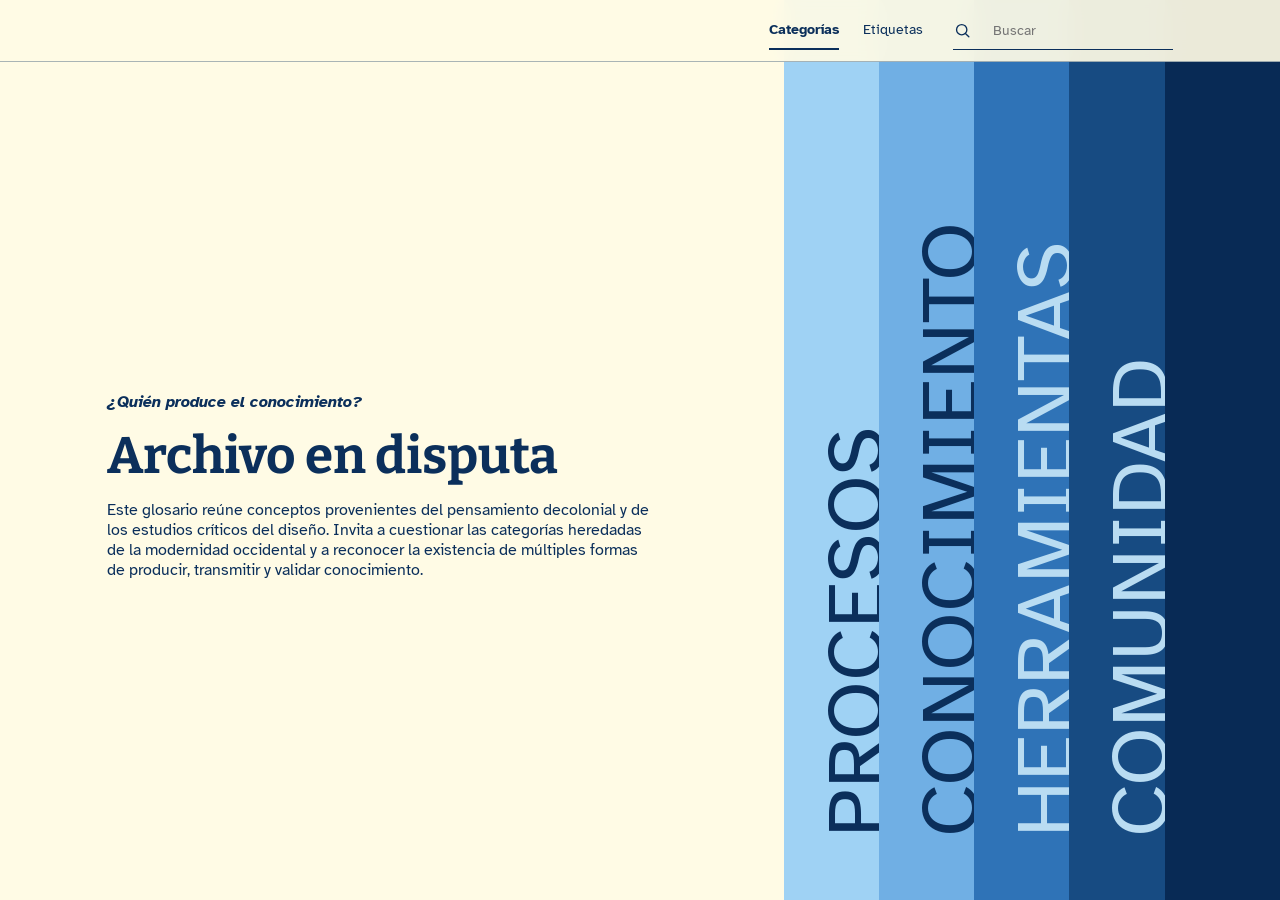
<file: index.html>
<!doctype html>
<html lang="es">
  <head>
    <meta charset="utf-8" />
    <meta name="viewport" content="width=device-width, initial-scale=1" />
    <title>Archivo en disputa</title>
    <meta name="description" content="Archivo abierto de procesos, comunidades, herramientas y conocimiento." />
    <link rel="preconnect" href="https://fonts.googleapis.com" />
    <link rel="preconnect" href="https://fonts.gstatic.com" crossorigin />
    <link href="https://fonts.googleapis.com/css2?family=Atkinson+Hyperlegible:wght@400;700&family=Bitter:wght@500;700&display=swap" rel="stylesheet" />
    <link rel="stylesheet" href="./styles.css" />
  </head>
  <body>
    <header class="site-nav">
      <nav aria-label="Navegacion principal">
        <button class="mode-button is-selected" type="button" data-mode="categories" aria-pressed="true">Categorías</button>
        <button class="mode-button" type="button" data-mode="tags" aria-pressed="false">Etiquetas</button>
      </nav>
      <form class="search-form" role="search">
        <label class="sr-only" for="site-search">Buscar en el archivo</label>
        <button type="submit" aria-label="Buscar">
          <svg aria-hidden="true" viewBox="0 0 24 24" width="19" height="19" fill="none" stroke="currentColor" stroke-width="1.7" stroke-linecap="round">
            <circle cx="11" cy="11" r="6.5"></circle>
            <path d="m16 16 4 4"></path>
          </svg>
        </button>
        <input id="site-search" type="search" placeholder="Buscar" autocomplete="off" />
      </form>
    </header>
    <main>
      <section class="home-shell" id="home" aria-labelledby="home-title">
        <div class="home-copy">
          <p class="home-kicker">¿Quién produce el conocimiento?</p>
          <h1 id="home-title">Archivo en disputa</h1>
          <p class="home-dek">
            Este glosario reúne conceptos provenientes del pensamiento decolonial y de los estudios críticos del diseño. Invita a cuestionar las categorías heredadas de la modernidad occidental y a reconocer la existencia de múltiples formas de producir, transmitir y validar conocimiento.
          </p>
        </div>

        <div class="vertical-tabs" aria-label="Secciones principales">
          <button class="home-tab" type="button" aria-expanded="false" style="--slot: 3; --tab-color: #d77d7c; --layer: 1">
            <span class="tab-label">Procesos</span>
            <span class="tab-content"><span class="concept-list">Investigacion<br />Registro<br />Practica<br />Transformacion</span></span>
          </button>
          <button class="home-tab" type="button" aria-expanded="false" style="--slot: 2; --tab-color: #d85b5b; --layer: 2">
            <span class="tab-label">Conocimiento</span>
            <span class="tab-content"><span class="concept-list">Memoria<br />Saberes<br />Archivo<br />Transmision</span></span>
          </button>
          <button class="home-tab" type="button" aria-expanded="false" style="--slot: 1; --tab-color: #df3535; --layer: 3">
            <span class="tab-label">Herramientas</span>
            <span class="tab-content"><span class="concept-list">Metodos<br />Dispositivos<br />Lecturas<br />Acciones</span></span>
          </button>
          <button class="home-tab" type="button" aria-expanded="false" style="--slot: 0; --tab-color: #e60000; --layer: 4">
            <span class="tab-label">Comunidad</span>
            <span class="tab-content"><span class="concept-list">Encuentro<br />Territorio<br />Redes<br />Colaboracion</span></span>
          </button>
        </div>
        <div class="right-cover" aria-hidden="true"></div>
      </section>
    </main>
    <script src="./script.js"></script>
  </body>
</html>
</file>
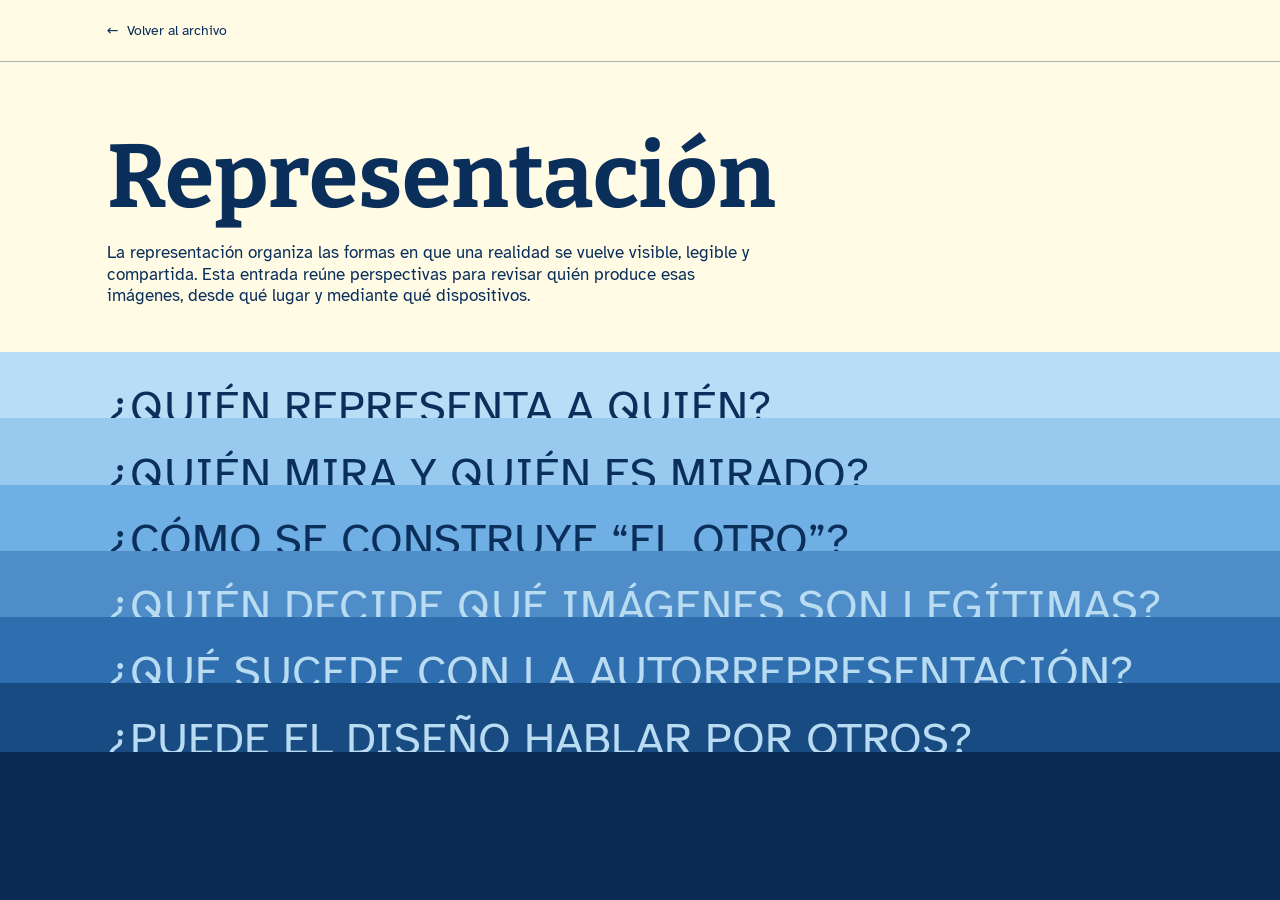
<file: representacion.html>
<!doctype html>
<html lang="es">
  <head>
    <meta charset="utf-8" />
    <meta name="viewport" content="width=device-width, initial-scale=1" />
    <title>Representación | Archivo en disputa</title>
    <meta name="description" content="Entrada del Archivo en disputa dedicada al concepto de representación." />
    <link rel="preconnect" href="https://fonts.googleapis.com" />
    <link rel="preconnect" href="https://fonts.gstatic.com" crossorigin />
    <link href="https://fonts.googleapis.com/css2?family=Atkinson+Hyperlegible:wght@400;700&family=Bitter:wght@500;700&display=swap" rel="stylesheet" />
    <link rel="stylesheet" href="./styles.css" />
    <link rel="stylesheet" href="./entry.css" />
  </head>
  <body class="entry-page">
    <header class="site-nav">
      <nav aria-label="Navegación principal">
        <a class="entry-home-link" href="./index.html#home"><span aria-hidden="true">←</span> Volver al archivo</a>
      </nav>
    </header>

    <main class="entry-shell">
      <article class="entry-heading" aria-labelledby="entry-title">
        <h1 id="entry-title">Representación</h1>
        <p class="entry-dek">La representación organiza las formas en que una realidad se vuelve visible, legible y compartida. Esta entrada reúne perspectivas para revisar quién produce esas imágenes, desde qué lugar y mediante qué dispositivos.</p>
      </article>

      <section class="horizontal-tabs" aria-label="Categorías relacionadas">
        <article class="horizontal-tab" style="--tab-color:#b8ddf7;--tab-text:#0b2f5b">
          <button class="horizontal-trigger" type="button" aria-expanded="false"><span>¿Quién representa a quién?</span><span class="trigger-mark" aria-hidden="true">←</span></button>
          <div class="horizontal-content">
            <div class="entry-text">
              <p>Representar parece, en principio, una acción sencilla: producir una imagen, un relato o una descripción de algo que ya existe. Sin embargo, Stuart Hall propone entender la representación de una manera mucho más compleja. Para él, las imágenes y los discursos no se limitan a reflejar una realidad anterior: intervienen activamente en la construcción de los significados mediante los cuales comprendemos esa realidad. Esto quiere decir que cuando representamos una persona, una cultura o una comunidad, también seleccionamos qué aspectos de ella se vuelven visibles, cuáles se dejan afuera y mediante qué categorías serán interpretados.</p>
              <p>Esta selección nunca sucede en un vacío cultural. Las imágenes que producimos se relacionan con otras imágenes, relatos y clasificaciones que ya circulan socialmente. Por eso una fotografía, una ilustración o una pieza de diseño puede reforzar significados que existen desde mucho antes de que el diseñador intervenga. Hall analiza esto especialmente en relación con las representaciones racializadas y con la producción de la diferencia. Su preocupación no es solamente que determinadas imágenes puedan ser ofensivas o inexactas, sino que la repetición de ciertos códigos puede transformar construcciones históricas en características que parecen naturales.</p>
              <p>Al analizar el estereotipo, Hall escribe:</p>
              <blockquote>“Stereotyping reduces people to a few, simple, essential characteristics, which are represented as fixed by Nature.”</blockquote>
              <p>Es decir: el estereotipo <strong>reduce a las personas a unas pocas características simples y las presenta como si fueran naturales e inmutables</strong>. Para Hall, esta simplificación está vinculada con relaciones de poder: quienes tienen mayor capacidad para producir y hacer circular representaciones tienen también mayor capacidad para establecer las categorías mediante las cuales otros serán vistos.</p>
              <p>Desde una perspectiva decolonial, esta cuestión se vuelve especialmente importante porque la colonización no se limitó a ocupar territorios. También produjo sistemas de clasificación y representación. Adolfo Albán Achinte describe de manera muy gráfica este proceso cuando habla de poblaciones representadas desde “la retina” del colonizador. Señala que se configuró un sistema donde el sujeto colonizado podía ser representado desde afuera al mismo tiempo que encontraba obstaculizada la posibilidad de representarse a sí mismo.</p>
              <h2>Desde el diseño</h2>
              <p>Para el diseño gráfico, esta discusión obliga a abandonar la idea de que el diseñador es solamente un intermediario neutral entre información y público. <strong>Elegir una fotografía en lugar de otra, establecer una jerarquía, recortar una imagen, crear un pictograma, elegir una tipografía o decidir qué información merece destacarse también son actos de representación.</strong></p>
              <p>El problema decolonial no se resuelve simplemente incorporando imágenes de grupos anteriormente ausentes. También importa preguntarse <strong>quién tomó esas imágenes, quién escribió los textos, quién estableció las categorías y quién tiene control sobre la forma final de la representación</strong>.</p>
              <p>Por eso, frente a una pieza de diseño, podríamos incorporar una serie de preguntas:</p>
              <p><strong>¿Quién aparece? ¿Quién queda afuera? ¿Quién construyó esta imagen? ¿Desde qué lugar? ¿Qué características decidió volver visibles? ¿La persona representada tuvo alguna capacidad para intervenir en esa construcción?</strong></p>
              <p>El diseño decolonial desplaza así la pregunta de <strong>“¿está bien representado?”</strong> hacia otra más estructural: <strong>“¿cómo se distribuye el poder de representar?”</strong></p>
            </div>
          </div>
        </article>
        <article class="horizontal-tab" style="--tab-color:#97caee;--tab-text:#0b2f5b">
          <button class="horizontal-trigger" type="button" aria-expanded="false"><span>¿Quién mira y quién es mirado?</span><span class="trigger-mark" aria-hidden="true">←</span></button>
          <div class="horizontal-content">
            <div class="entry-text">
              <p>Toda representación presupone una mirada. Hay alguien que observa y algo —o alguien— que aparece ante esa mirada.</p>
              <p>bell hooks desarrolla esta cuestión en <em>The Oppositional Gaze: Black Female Spectators</em>, publicado originalmente en <em>Black Looks: Race and Representation</em>. Allí analiza particularmente la experiencia de espectadoras negras frente al cine estadounidense. Su argumento parte de una historia concreta: dentro de relaciones raciales de dominación, el propio acto de mirar estuvo regulado. Para hooks, por eso, mirar puede adquirir una dimensión política.</p>
              <p>Frente a un sistema visual que producía determinadas imágenes de las personas negras, hooks identifica la posibilidad de una mirada que no acepta pasivamente aquello que ve. Es lo que denomina <strong>oppositional gaze</strong>, o mirada opositora.</p>
              <p>En el ensayo escribe:</p>
              <blockquote>“It was the oppositional black gaze that responded to these looking relations.”</blockquote>
              <p>La importancia de esta idea está en que el espectador deja de ser entendido como alguien que simplemente recibe el significado preparado por una imagen. Puede reconocer sus códigos, discutirlos, rechazarlos o leerlos de otra manera.</p>
              <p>hooks explica que espectadores negros podían observar críticamente las representaciones dominantes y desarrollar formas de <strong>critical spectatorship</strong>, una espectatorialidad crítica. También señala que las mujeres negras se encontraban en una posición particular porque las imágenes disponibles podían no representarlas en absoluto o hacerlo dentro de categorías construidas por una mirada racializada y patriarcal.</p>
              <p>Esto introduce una diferencia fundamental entre <strong>estar visible</strong> y <strong>tener agencia visual</strong>. Una persona puede aparecer constantemente en imágenes y aun así no controlar cómo es mostrada.</p>
              <h2>Desde el diseño</h2>
              <p>En diseño gráfico, interfaces, fotografía editorial o comunicación audiovisual, solemos pensar mucho en aquello que el usuario mira y menos en <strong>desde dónde lo estamos haciendo mirar</strong>.</p>
              <p>Pero toda composición establece una posición para el observador.</p>
              <p>El encuadre decide qué puede verse.<br />La escala establece qué resulta dominante.<br />La secuencia establece qué vemos primero.<br />La interacción determina qué puede descubrirse y qué permanece oculto.</p>
              <p>Por eso, aplicar la idea de hooks al diseño no significa simplemente producir imágenes “más inclusivas”. También significa cuestionar la relación aparentemente unilateral:</p>
              <p><strong>DISEÑADOR → IMAGEN → ESPECTADOR</strong></p>
              <p>Una perspectiva decolonial permite imaginar una relación menos cerrada, en la cual el espectador pueda confrontar, reinterpretar e incluso intervenir en aquello que se le presenta.</p>
              <p>En tu página, por ejemplo, esto podría convertirse literalmente en una operación de interfaz: una representación puede aparecer inicialmente de una manera y cambiar cuando el usuario decide <strong>“mirar de vuelta”</strong>. Así la mirada opositora dejaría de ser únicamente contenido escrito y se convertiría en funcionamiento.</p>
              <p>La pregunta entonces sería:</p>
              <p><strong>¿La interfaz solo permite mirar o también permite cuestionar la mirada que propone?</strong></p>
            </div>
          </div>
        </article>
        <article class="horizontal-tab" style="--tab-color:#70afe4;--tab-text:#0b2f5b">
          <button class="horizontal-trigger" type="button" aria-expanded="false"><span>¿Cómo se construye “el otro”?</span><span class="trigger-mark" aria-hidden="true">←</span></button>
          <div class="horizontal-content">
            <div class="entry-text">
              <p>Una de las operaciones centrales de la representación consiste en construir diferencias.</p>
              <p>Stuart Hall explica que las sociedades producen categorías mediante las cuales distinguen aquello considerado familiar de aquello considerado diferente. Esas diferencias no son necesariamente problemáticas en sí mismas: necesitamos categorías para producir significado. El problema aparece cuando determinadas diferencias son reducidas, exageradas y transformadas en límites aparentemente naturales entre grupos.</p>
              <p>Ahí aparece el estereotipo.</p>
              <p>Hall distingue el proceso ordinario de construir tipos o categorías del proceso de <strong>estereotipar</strong>. El estereotipo toma unas pocas características, las exagera y las presenta como si describieran la totalidad de una persona o comunidad. Después establece una separación entre aquello que se considera normal y aquello que se define como diferente, desviado o extraño.</p>
              <p>La construcción del “otro” tiene entonces una doble operación:</p>
              <p><strong>construye una imagen de ellos y, simultáneamente, ayuda a construir una imagen de nosotros.</strong></p>
              <p>Adolfo Albán Achinte conecta directamente esta operación con la experiencia colonial latinoamericana. Describe cómo las jerarquías coloniales organizaron poblaciones, temporalidades y culturas mediante sistemas de clasificación. En su análisis, determinados pueblos fueron colocados simbólicamente en un “antes”, como si pertenecieran a una etapa anterior de la historia, mientras la modernidad europea se presentaba como el futuro hacia el cual todos debían avanzar.</p>
              <p>Esto resulta fundamental para comprender la representación colonial: el “otro” puede ser presentado no solamente como <strong>diferente</strong>, sino también como <strong>atrasado, primitivo, exótico o incompleto</strong>.</p>
              <p>Ese mecanismo todavía puede aparecer en representaciones contemporáneas cuando ciertas culturas son mostradas principalmente mediante imágenes de tradición, artesanía, ritualidad o naturaleza, mientras otras aparecen asociadas con tecnología, innovación, contemporaneidad y futuro.</p>
              <h2>Desde el diseño</h2>
              <p>Acá aparece un problema particularmente interesante para el diseño.</p>
              <p>Imaginemos una publicación que quiere representar América Latina y utiliza sistemáticamente:</p>
              <p>texturas artesanales, paletas “tierra”, motivos indígenas, vegetación tropical, imágenes rurales y ornamentaciones consideradas “étnicas”.</p>
              <p>Ningún elemento aislado es necesariamente problemático. El problema surge cuando <strong>esa combinación se convierte en el único lenguaje disponible para representar una región extremadamente diversa</strong>.</p>
              <p>El diseño puede terminar produciendo una equivalencia:</p>
              <p><strong>LATINOAMÉRICA = TRADICIÓN = PASADO = ARTESANÍA = NATURALEZA</strong></p>
              <p>mientras otra equivalencia permanece implícita:</p>
              <p><strong>EUROPA / NORTE GLOBAL = MODERNIDAD = TECNOLOGÍA = FUTURO = DISEÑO</strong></p>
              <p>Ahí la colonialidad no está necesariamente en una frase explícitamente discriminatoria. Puede encontrarse en la propia organización visual de las categorías.</p>
              <p>Por eso una perspectiva decolonial no propone eliminar las diferencias visuales, sino evitar que se conviertan en <strong>esencias</strong>.</p>
              <p>La pregunta para quien diseña sería:</p>
              <p><strong>¿Estoy mostrando una diferencia o estoy convirtiéndola en la única manera posible de entender a esa persona o cultura?</strong></p>
            </div>
          </div>
        </article>
        <article class="horizontal-tab" style="--tab-color:#4e8dc7;--tab-text:#b9dcf2">
          <button class="horizontal-trigger" type="button" aria-expanded="false"><span>¿Quién decide qué imágenes son legítimas?</span><span class="trigger-mark" aria-hidden="true">←</span></button>
          <div class="horizontal-content">
            <div class="entry-text">
              <p>No todas las imágenes tienen las mismas posibilidades de ser vistas.</p>
              <p>Algunas ingresan a museos.<br />Algunas se conservan en archivos.<br />Algunas aparecen en libros de historia.<br />Algunas son incorporadas a programas universitarios.</p>
              <p>Otras quedan fuera de esos espacios.</p>
              <p>Por eso la representación no depende solamente de quién produce una imagen, sino también de <strong>qué instituciones tienen capacidad para conservarla, clasificarla, exhibirla y otorgarle legitimidad</strong>.</p>
              <p>Rolando Vázquez analiza este problema desde la <strong>aesthesis decolonial</strong>. Su trabajo cuestiona la pretendida universalidad de ciertas categorías modernas de arte y estética y examina cómo museos y otras instituciones participan en la construcción de regímenes de visibilidad.</p>
              <p>En una entrevista dedicada específicamente al museo y la aesthesis decolonial formula unas preguntas casi perfectas para tu entrada:</p>
              <blockquote>“Who is looking and who is being seen? Who is being represented and who is representing?”</blockquote>
              <p>¿Quién mira y quién está siendo visto? ¿Quién es representado y quién representa?</p>
              <p>Para Vázquez, una intervención decolonial en el museo no debería limitarse a agregar nuevos objetos dentro de un sistema que permanece intacto. También puede implicar modificar el modo en que la institución narra, clasifica y contextualiza sus colecciones. Habla incluso de hacer que el museo pueda “hablar de otra manera”, utilizando sus propios archivos para producir narrativas diferentes de aquellas que históricamente organizó.</p>
              <p>Este planteo se conecta directamente con una cuestión central de la decolonialidad: <strong>no basta con incorporar diferencias si la estructura que define cómo deben ser interpretadas continúa siendo la misma</strong>.</p>
              <p>El problema no es únicamente ausencia/presencia.</p>
              <p>También es <strong>clasificación</strong>.</p>
              <h2>Desde el diseño</h2>
              <p>Esto tiene una traducción directa al diseño de información.</p>
              <p>Una interfaz también es una institución de clasificación en miniatura.</p>
              <p>Cuando diseñamos una página definimos:</p>
              <p>qué aparece primero,<br />qué recibe un título grande,<br />qué pertenece a una categoría,<br />qué puede filtrarse,<br />qué información se relaciona con otra,<br />qué aparece como principal y qué aparece como secundario.</p>
              <p>Incluso un glosario, como el que estás diseñando, <strong>no es una estructura neutral</strong>.</p>
              <p>El orden alfabético parece objetivo, por ejemplo, pero produce una forma determinada de recorrer el conocimiento. Una clasificación temática produciría otra. Una red de relaciones produciría otra completamente diferente.</p>
              <p>Desde esta perspectiva, diseño decolonial puede significar también cuestionar <strong>la arquitectura de información</strong>, no solamente las imágenes.</p>
              <p>La pregunta podría transformarse entonces en:</p>
              <p><strong>¿Quién diseñó el sistema que decide qué puede verse, cómo se clasifica y con qué otras cosas se relaciona?</strong></p>
            </div>
          </div>
        </article>
        <article class="horizontal-tab" style="--tab-color:#2f6faf;--tab-text:#b9dcf2">
          <button class="horizontal-trigger" type="button" aria-expanded="false"><span>¿Qué sucede con la autorrepresentación?</span><span class="trigger-mark" aria-hidden="true">←</span></button>
          <div class="horizontal-content">
            <div class="entry-text">
              <p>La posibilidad de autorrepresentarse modifica profundamente las relaciones de representación.</p>
              <p>Adolfo Albán Achinte resulta especialmente importante para esta pregunta porque trabaja directamente sobre creación, colonialidad, pueblos indígenas y afrodescendientes en América Latina.</p>
              <p>En <em>Pedagogías de la re-existencia</em>, Albán describe cómo los sistemas coloniales construyeron representaciones sobre otras poblaciones desde la perspectiva del colonizador y, al mismo tiempo, limitaron la posibilidad de que esas poblaciones produjeran sus propias representaciones.</p>
              <p>Posteriormente propone pensar determinadas prácticas creativas como procesos de <strong>auto-representación, auto-resignificación y construcción de nuevas simbologías</strong>. Según su planteo, estas prácticas pueden hacer visible una pluralidad de existencias que las narrativas dominantes habían reducido o silenciado.</p>
              <p>Este planteo se relaciona con uno de sus conceptos más importantes: <strong>re-existencia</strong>.</p>
              <p>Albán la define como prácticas mediante las cuales las comunidades crean maneras de continuar construyendo la vida frente a estructuras que históricamente las han inferiorizado o invisibilizado. No se trata solamente de resistir aquello impuesto desde afuera, sino de recuperar y producir formas propias de existencia.</p>
              <p>Lo sintetiza mediante una pregunta que recoge del líder comunitario Héctor Daniel Useche:</p>
              <blockquote>“¿Qué nos vamos a inventar hoy para seguir viviendo?”</blockquote>
              <p>Esta frase permite entender una diferencia fundamental entre <strong>resistencia</strong> y <strong>re-existencia</strong>.</p>
              <p>La resistencia parte de aquello contra lo cual uno lucha.</p>
              <p>La re-existencia también pregunta <strong>qué otras formas de vida pueden producirse</strong>.</p>
              <p>Por eso la autorrepresentación no consiste simplemente en corregir una imagen incorrecta.</p>
              <p>No sería:</p>
              <p><strong>ANTES:</strong> una representación negativa.<br /><strong>DESPUÉS:</strong> una representación positiva.</p>
              <p>La transformación es más profunda: cambia <strong>quién dispone de la capacidad de producir significado</strong>.</p>
              <h2>Desde el diseño</h2>
              <p>Para el diseño decolonial, esta diferencia es esencial.</p>
              <p>Supongamos que un estudio recibe el encargo de desarrollar la identidad visual de una comunidad cultural.</p>
              <p>Una primera estrategia podría consistir en investigar cuidadosamente esa cultura y representarla con respeto.</p>
              <p>Una segunda estrategia introduce otra pregunta:</p>
              <p><strong>¿por qué el diseñador debería tener la autoridad exclusiva para decidir cómo será representada esa comunidad?</strong></p>
              <p>Esto modifica el rol profesional.</p>
              <p>El diseñador puede pasar de ser:</p>
              <p><strong>AUTOR → que interpreta una comunidad</strong></p>
              <p>a convertirse en:</p>
              <p><strong>FACILITADOR / COLABORADOR → que construye herramientas junto con ella.</strong></p>
              <p>Esto no elimina necesariamente al diseñador, pero distribuye de otra manera la capacidad de decisión.</p>
              <p>La autorrepresentación también cuestiona algo que ocurre mucho en diseño: utilizar imágenes, símbolos o lenguajes visuales de una comunidad únicamente porque poseen una determinada potencia estética, separándolos del contexto en el que fueron producidos.</p>
              <p>Desde una perspectiva de re-existencia, lo importante no es solamente <strong>qué símbolo aparece</strong>, sino quién puede decidir qué significa, cómo circula y para qué se utiliza.</p>
            </div>
          </div>
        </article>
        <article class="horizontal-tab" style="--tab-color:#174b82;--tab-text:#b9dcf2">
          <button class="horizontal-trigger" type="button" aria-expanded="false"><span>¿Puede el diseño hablar por otros?</span><span class="trigger-mark" aria-hidden="true">←</span></button>
          <div class="horizontal-content">
            <div class="entry-text">
              <p>Esta pregunta lleva el problema de la representación directamente al corazón de la disciplina.</p>
              <p>Gran parte del diseño moderno se desarrolló alrededor de una figura particular: un diseñador capaz de observar un problema, analizarlo y producir una solución.</p>
              <p>La dificultad aparece cuando aquello que se define como “problema” pertenece a la vida de otras personas.</p>
              <p>¿Quién decidió que algo era un problema?<br />¿Para quién lo es?<br />¿Quién estableció qué significa solucionarlo?</p>
              <p>Arturo Escobar cuestiona profundamente la universalidad de muchos modelos modernos de diseño en <em>Designs for the Pluriverse</em>. Su argumento parte de entender que diseñar no significa simplemente producir objetos: el diseño participa en la producción de formas de vivir.</p>
              <p>Escobar escribe que:</p>
              <blockquote>“Design is ontological in that all design-led objects, tools, and even services bring about particular ways of being.”</blockquote>
              <p>Es decir, todo diseño favorece determinadas maneras de hacer, conocer y relacionarnos con el mundo.</p>
              <p>Una aplicación, por ejemplo, no solamente organiza información. También puede definir qué conductas son posibles, qué acciones tienen valor y qué relaciones entre usuarios se vuelven normales.</p>
              <p>Por eso Escobar propone reorientar el diseño hacia aproximaciones <strong>relacionales, situadas y vinculadas con la autonomía de las comunidades</strong>. En el libro pregunta explícitamente si el diseño puede contribuir a fortalecer las formas comunitarias de autonomía y los proyectos de vida definidos por comunidades movilizadas en América Latina.</p>
              <p>Esta idea se conecta con su concepto de <strong>pluriverso</strong>: frente a la pretensión de construir un único modelo universal de desarrollo, conocimiento o existencia, propone pensar un mundo donde puedan coexistir múltiples maneras de producir realidad.</p>
              <p>Esto no significa relativismo absoluto ni simplemente “celebrar la diversidad”. Implica reconocer que aquello que una tradición presenta como universal puede ser, en realidad, una forma cultural particular que consiguió establecerse como norma.</p>
              <hr />
              <h2>Y acá entra directamente el diseño decolonial</h2>
              <p>El <strong>Decolonising Design Collective</strong>, del que participaron Ahmed Ansari, Danah Abdulla, Ece Canlı, Mahmoud Keshavarz, Matthew Kiem, Pedro Oliveira, Luiza Prado y Tristan Schultz, plantea este problema dentro de la propia disciplina.</p>
              <p>Su manifiesto sostiene que buena parte del discurso dominante del diseño ha privilegiado formas eurocéntricas y anglocéntricas de ver, conocer y actuar, mientras otras tradiciones y conocimientos han ocupado posiciones marginales.</p>
              <p>Una frase particularmente importante del manifiesto es:</p>
              <blockquote>“Our goal is ontological rather than additive change.”</blockquote>
              <p><strong>El objetivo es un cambio ontológico, no simplemente aditivo.</strong></p>
              <p>Esta diferencia es clave.</p>
              <p>Una transformación <strong>aditiva</strong> sería:</p>
              <p>“Tenemos un sistema de diseño occidental; agreguemos más autores indígenas, africanos, asiáticos y latinoamericanos.”</p>
              <p>El manifiesto propone ir más lejos:</p>
              <p><strong>¿Por qué ese sistema es el punto de partida?<br />¿Quién decidió qué cuenta como diseño?<br />¿Por qué determinadas metodologías son consideradas universales?</strong></p>
              <p>El colectivo aclara precisamente que aumentar la diversidad de personas dentro de instituciones existentes no transforma necesariamente las estructuras que produjeron esa exclusión.</p>
              <p>Entonces, ¿puede el diseño hablar por otros?</p>
              <p>Desde estos planteos, quizá la pregunta más productiva no sea responder simplemente <strong>sí</strong> o <strong>no</strong>.</p>
              <p>La cuestión sería preguntarse <strong>qué relación establece el diseñador con aquellas personas cuyas experiencias intenta comunicar</strong>.</p>
              <p>Hay una diferencia enorme entre:</p>
              <p><strong>diseñar SOBRE alguien</strong></p>
              <p>y</p>
              <p><strong>diseñar CON alguien</strong>.</p>
              <p>Y todavía aparece una tercera posibilidad:</p>
              <p><strong>crear las condiciones para que esa persona pueda diseñar o representarse por sí misma.</strong></p>
              <p>Ese desplazamiento sintetiza bastante bien la relación entre representación y diseño decolonial.</p>
              <p>El diseñador deja de preguntarse únicamente:</p>
              <p><strong>“¿Cómo puedo representar correctamente a esta comunidad?”</strong></p>
              <p>y empieza a preguntarse:</p>
              <p><strong>“¿Por qué soy yo quien tiene que decidir cómo esta comunidad será representada?”</strong></p>
            </div>
          </div>
        </article>
      </section>
    </main>
    <script src="./entry.js"></script>
  </body>
</html>
</file>
<file: styles.css>
:root {
  --bg: #fffbe5;
  --ink: #0b2f5b;
  --body: "Atkinson Hyperlegible", system-ui, sans-serif;
  --display: "Bitter", Georgia, serif;
  --margin: 8.333333vw;
  --step: 8.333333vw;
  --tab-step: 7.4vw;
}

* { box-sizing: border-box; }
html { scroll-behavior: smooth; }

body {
  min-width: 320px;
  margin: 0;
  overflow: hidden;
  background: #071f3d;
  color: var(--ink);
  font-family: var(--body);
}

button { font: inherit; }

.sr-only {
  position: absolute;
  width: 1px;
  height: 1px;
  overflow: hidden;
  clip: rect(0, 0, 0, 0);
  white-space: nowrap;
}

.site-nav {
  position: fixed;
  z-index: 40;
  top: 0;
  left: 0;
  right: 0;
  display: grid;
  grid-template-columns: 1fr auto 220px;
  align-items: center;
  min-height: 62px;
  padding: 0 var(--margin);
  border-bottom: 1px solid rgba(11, 47, 91, 0.35);
  background: rgba(255, 251, 229, 0.92);
  backdrop-filter: blur(10px);
  font-family: var(--body);
}

.site-nav nav button {
  color: inherit;
}

.site-nav nav {
  display: flex;
  gap: 24px;
  grid-column: 2;
  justify-self: end;
  margin-right: 30px;
}

.site-nav nav button,
.search-form input {
  font-size: 0.875rem;
  font-family: var(--body);
}

.mode-button {
  min-height: 38px;
  border: 0;
  border-bottom: 2px solid transparent;
  padding: 0;
  background: transparent;
  cursor: pointer;
}

.mode-button.is-selected {
  border-bottom-color: currentColor;
  font-weight: 700;
}

.search-form {
  display: grid;
  grid-template-columns: 38px 1fr;
  align-items: center;
  border-bottom: 1px solid currentColor;
  width: 220px;
  justify-self: end;
  grid-column: 3;
}

.search-form input,
.search-form button {
  min-height: 38px;
  border: 0;
  outline: 0;
  background: transparent;
  color: inherit;
}

.search-form button {
  display: grid;
  padding: 0;
  place-items: center start;
  cursor: pointer;
}

.search-form:focus-within { border-bottom-width: 2px; }

.home-shell {
  position: relative;
  display: grid;
  grid-template-columns: repeat(12, minmax(0, 1fr));
  width: 100%;
  min-height: 100svh;
  overflow: hidden;
  background-color: var(--bg);
}

.home-copy {
  z-index: 0;
  grid-column: 2 / 7;
  align-self: center;
  padding: 8vh var(--step) 0 0;
}

.home-kicker {
  margin: 0 0 18px;
  font-size: clamp(1rem, 1.25vw, 1.3rem);
  font-style: italic;
  font-weight: 700;
  font-family: var(--body);
}

.home-copy h1 {
  max-width: none;
  margin: 0;
  font-family: var(--display);
  font-size: clamp(2rem, 4vw, 3.6rem);
  line-height: 1.02;
  letter-spacing: 0;
  white-space: nowrap;
}

.home-dek {
  width: calc(100% + (var(--step) * 1.1));
  max-width: 68ch;
  margin: 18px 0 0;
  font-size: clamp(1rem, 1.05vw, 1.15rem);
  font-family: var(--body);
  line-height: 1.26;
}

.vertical-tabs {
  position: absolute;
  z-index: 2;
  inset: 0 var(--margin);
  pointer-events: none;
}

.right-cover {
  position: absolute;
  z-index: 18;
  inset: 0 0 0 auto;
  width: calc(var(--margin) + 8px);
  background: #082a55;
  pointer-events: none;
}

.home-tab {
  position: absolute;
  z-index: var(--layer);
  top: 0;
  right: var(--offset);
  width: calc(var(--tab-step) + 10px);
  height: 100%;
  overflow: hidden;
  border: 0;
  padding: 0;
  background: var(--tab-color);
  color: var(--tab-text, var(--ink));
  cursor: pointer;
  pointer-events: auto;
  text-align: left;
  transition: width 360ms cubic-bezier(0.22, 1, 0.36, 1), box-shadow 260ms ease;
}

.home-tab:hover,
.home-tab:focus-visible {
  z-index: 12;
  width: calc(var(--tab-step) + 42px);
  box-shadow: -12px 0 28px rgba(7, 31, 61, 0.14);
  outline: none;
}

.home-tab:nth-last-child(1) { --offset: 0px; }
.home-tab:nth-last-child(2) { --offset: var(--tab-step); }
.home-tab:nth-last-child(3) { --offset: calc(var(--tab-step) + var(--tab-step)); }
.home-tab:nth-last-child(4) { --offset: calc(var(--tab-step) + var(--tab-step) + var(--tab-step)); }
.home-tab:nth-last-child(5) { --offset: calc(var(--tab-step) + var(--tab-step) + var(--tab-step) + var(--tab-step)); }

.home-tab.is-active,
.home-tab.is-active:hover {
  z-index: var(--layer);
  width: min(calc(var(--tab-step) + 320px), calc(100% - var(--offset)));
  box-shadow: -22px 0 46px rgba(7, 31, 61, 0.2);
}

.tab-close {
  position: absolute;
  z-index: 3;
  top: 82px;
  left: 36px;
  display: none;
  border: 0;
  padding: 0;
  background: transparent;
  color: currentColor;
  font-size: 2.4rem;
  font-weight: 400;
  line-height: 1;
  transform: rotate(45deg);
  opacity: 0.58;
  cursor: pointer;
}

.home-tab.is-active .tab-close { display: block; }

.tab-label {
  position: absolute;
  top: auto;
  bottom: 7vh;
  right: -8px;
  left: auto;
  display: block;
  font-size: calc(var(--tab-step) * 0.85);
  line-height: 1;
  text-transform: uppercase;
  white-space: nowrap;
  writing-mode: vertical-rl;
  transform: rotate(180deg);
  transition: left 300ms cubic-bezier(0.22, 1, 0.36, 1), right 300ms cubic-bezier(0.22, 1, 0.36, 1);
}

.home-tab:hover .tab-label,
.home-tab:focus-visible .tab-label {
  right: 28px;
}

.home-tab.is-active .tab-label {
  right: auto;
  left: 18px;
}

.tab-content {
  position: absolute;
  inset: auto 24px 7vh 116px;
  width: auto;
  opacity: 0;
  transform: translateX(24px);
  pointer-events: none;
  transition: opacity 180ms ease 100ms, transform 300ms ease 80ms;
}

.home-tab.is-active .tab-content {
  opacity: 1;
  transform: translateX(0);
  pointer-events: auto;
}

.concept-list {
  display: flex;
  flex-direction: column;
  align-items: flex-start;
  padding-bottom: 6px;
  font-size: clamp(1rem, 1.4vw, 1.35rem);
  font-weight: 400;
  line-height: 1.35;
  text-align: left;
}

.concept-link {
  border: 0;
  padding: 0;
  background: transparent;
  color: inherit;
  font: inherit;
  line-height: inherit;
  text-align: left;
  text-decoration: none;
  cursor: pointer;
}

.concept-link:hover,
.concept-link:focus-visible {
  color: var(--concept-accent, #ffc64f);
  text-decoration: underline;
  text-underline-offset: 0.18em;
}

.concept-link:active,
.concept-link.is-selected { color: var(--concept-accent, #ffc64f); }

.concept-link.is-prototype { cursor: default; }

@media (max-width: 1000px) and (min-width: 761px) {
  .home-kicker { font-size: clamp(0.85rem, 1.5vw, 1rem); }
  .home-copy h1 { font-size: clamp(1.7rem, 3.8vw, 2.5rem); }
  .home-dek { font-size: clamp(0.8rem, 1.35vw, 1rem); }
}

@media (max-width: 760px) {
  :root {
    --margin: 8.333333vw;
    --step: 20.833333vw;
    --tab-step: 18.5vw;
  }

  .home-copy {
    grid-column: 2 / 12;
    align-self: start;
    padding: 10vh 18px 0 0;
  }

  .home-kicker {
    margin-bottom: 10px;
    font-size: clamp(0.78rem, 3.4vw, 0.95rem);
  }
  .home-copy h1 { font-size: clamp(1.45rem, 7vw, 2rem); }
  .home-dek {
    width: auto;
    max-width: 44ch;
    margin-top: 10px;
    font-size: clamp(0.76rem, 3.2vw, 0.92rem);
    line-height: 1.2;
  }
  .vertical-tabs { inset: 37svh var(--margin) 0; }

  .site-nav {
    left: 0;
    right: 0;
    grid-template-columns: auto minmax(150px, 190px);
    min-height: 56px;
    padding: 0 var(--margin);
  }

  .site-nav nav {
    display: flex;
    grid-column: 1;
    gap: 12px;
    margin-right: 14px;
  }
  .mode-button { font-size: 0.78rem; }
  .search-form {
    grid-template-columns: 34px 1fr;
    grid-column: 2;
    width: min(190px, 100%);
  }
  .right-cover {
    top: 37svh;
    width: calc(var(--margin) + 5px);
  }

  .home-tab {
    right: var(--offset);
    width: calc(var(--tab-step) + 7px);
  }

  .home-tab:hover,
  .home-tab:focus-visible { width: calc(var(--tab-step) + 30px); }

  .home-tab.is-active,
  .home-tab.is-active:hover {
    width: min(calc(var(--tab-step) + 190px), calc(100% - var(--offset)));
  }

  .tab-label {
    bottom: 5vh;
    right: -8px;
    left: auto;
    font-size: calc(var(--tab-step) * 0.68);
  }

  .home-tab:hover .tab-label,
  .home-tab:focus-visible .tab-label { right: 20px; }

  .home-tab.is-active .tab-label {
    right: auto;
    left: 12px;
  }

  .tab-close {
    top: 70px;
    left: 16px;
    font-size: 2rem;
  }

  .tab-content {
    inset: auto 14px 5vh 78px;
    display: block;
    width: auto;
  }

  .concept-list { display: flex; margin-top: 24px; font-size: 1rem; }
}

@media (max-width: 760px) {
  body {
    overflow-x: hidden;
    overflow-y: auto;
    background: #082a55;
  }

  .home-shell {
    display: block;
    min-height: 0;
    overflow: hidden;
    padding-top: 56px;
  }

  .home-copy {
    width: 100%;
    padding: 32px var(--margin) 42px;
  }

  .home-kicker { font-size: 0.9rem; }
  .home-copy h1 { font-size: clamp(1.75rem, 8vw, 2.15rem); }

  .home-dek {
    max-width: none;
    font-size: 0.9rem;
    line-height: 1.24;
  }

  .vertical-tabs {
    position: relative;
    inset: auto;
    z-index: 2;
    display: flex;
    flex-direction: column;
    width: 100%;
    margin-top: -12px;
    pointer-events: auto;
  }

  .home-tab {
    position: relative;
    top: auto;
    right: auto;
    width: 100%;
    height: 74px;
    margin: 0 0 -4px;
    overflow: hidden;
    transition: height 360ms cubic-bezier(0.22, 1, 0.36, 1), margin-top 360ms cubic-bezier(0.22, 1, 0.36, 1), box-shadow 260ms ease;
  }

  .home-tab:hover,
  .home-tab:focus-visible {
    width: 100%;
    height: 88px;
    margin-top: -14px;
    box-shadow: 0 -12px 28px rgba(7, 31, 61, 0.14);
  }

  .home-tab.is-active,
  .home-tab.is-active:hover,
  .home-tab.is-active:focus-visible {
    z-index: 30;
    width: 100%;
    height: calc(112px + (var(--concept-rows) * 18px));
    margin-top: calc(-38px - (var(--concept-rows) * 18px));
    box-shadow: 0 -22px 44px rgba(7, 31, 61, 0.2);
  }

  .tab-label {
    top: 50%;
    right: auto;
    bottom: auto;
    left: var(--margin);
    max-width: calc(100% - (var(--margin) * 2));
    overflow: visible;
    font-size: clamp(2rem, 10.5vw, 2.8rem);
    line-height: 1;
    writing-mode: horizontal-tb;
    transform: translateY(-50%);
    transition: top 300ms cubic-bezier(0.22, 1, 0.36, 1), bottom 300ms cubic-bezier(0.22, 1, 0.36, 1);
  }

  .home-tab:hover .tab-label,
  .home-tab:focus-visible .tab-label {
    top: 50%;
    right: auto;
    bottom: auto;
  }

  .home-tab.is-active .tab-label {
    top: 37px;
    right: auto;
    bottom: auto;
    left: var(--margin);
  }

  .tab-close {
    top: 18px;
    right: 20px;
    left: auto;
    font-size: 1.6rem;
  }

  .tab-content {
    inset: 74px var(--margin) 18px;
    display: block;
    width: auto;
    transform: translateY(18px);
  }

  .home-tab.is-active .tab-content { transform: translateY(0); }

  .concept-list {
    display: grid;
    grid-template-columns: minmax(0, 0.85fr) minmax(0, 1.4fr);
    grid-auto-flow: row dense;
    align-items: start;
    gap: 2px 12px;
    margin: 0;
    padding: 0;
    font-size: 0.82rem;
    line-height: 1.15;
  }

  .concept-link {
    min-width: 0;
    white-space: nowrap;
  }

  .concept-link.is-left-column { grid-column: 1; }
  .concept-link.is-right-column { grid-column: 2; }

  .right-cover {
    position: relative;
    z-index: 40;
    inset: auto;
    width: 100%;
    height: 22px;
    margin-top: 0;
    background: #082a55;
  }

  .site-nav nav {
    justify-self: start;
    margin-right: 0;
  }

  .search-form {
    grid-template-columns: 24px 1fr;
    justify-self: end;
    width: 108px;
    margin-right: 12px;
  }

  .search-form button {
    width: 24px;
    place-items: center start;
  }

  .search-form input { padding-left: 1px; }
}

@media (prefers-reduced-motion: reduce) {
  .home-tab,
  .tab-label,
  .tab-content { transition: none; }
}
</file>
<file: entry.css>
.entry-page {
  overflow: auto;
  background: #082a55;
}

.entry-page.has-open-tab { overflow: hidden; }

.entry-page .site-nav {
  display: flex;
  justify-content: flex-start;
}

.entry-page .site-nav nav {
  display: block;
  margin: 0;
}

.entry-home-link {
  display: inline-flex;
  align-items: center;
  gap: 9px;
  min-height: 38px;
  color: inherit;
  font-size: 0.875rem;
  text-decoration: none;
}

.entry-home-link:hover,
.entry-home-link:focus-visible { text-decoration: underline; text-underline-offset: 0.2em; }

.entry-shell {
  min-height: 0;
  padding: clamp(112px, 15vh, 160px) var(--margin) 0;
  background: var(--bg);
}

.entry-heading {
  width: min(820px, 72vw);
  margin-left: 0;
  color: var(--ink);
}

.entry-heading h1 {
  margin: 0;
  font-family: var(--display);
  font-size: clamp(3rem, 7vw, 7rem);
  line-height: 0.95;
}

.entry-dek {
  max-width: 60ch;
  margin: 22px 0 0;
  font-size: clamp(1rem, 1.3vw, 1.25rem);
  line-height: 1.3;
}

.horizontal-tabs {
  --horizontal-step: clamp(62px, 7.7vh, 82px);
  --question-margin: var(--margin);
  position: relative;
  display: flex;
  flex-direction: column;
  width: calc(100% + (var(--margin) * 2));
  height: auto;
  margin-top: clamp(36px, 5vh, 56px);
  margin-right: calc(var(--margin) * -1);
  margin-left: calc(var(--margin) * -1);
}

.horizontal-tabs::after {
  content: "";
  position: relative;
  z-index: 10;
  flex: 0 0 18px;
  width: 100%;
  margin-top: 2px;
  background: #082a55;
  pointer-events: none;
}

.horizontal-tab {
  position: relative;
  height: calc(var(--horizontal-step) + 12px);
  margin-bottom: -15px;
  overflow: hidden;
  background: var(--tab-color);
  color: var(--tab-text);
  transition: height 340ms cubic-bezier(0.22, 1, 0.36, 1), margin-bottom 340ms cubic-bezier(0.22, 1, 0.36, 1), transform 340ms cubic-bezier(0.22, 1, 0.36, 1), box-shadow 240ms ease;
}

.horizontal-tab:nth-child(1) { z-index: 1; }
.horizontal-tab:nth-child(2) { z-index: 2; }
.horizontal-tab:nth-child(3) { z-index: 3; }
.horizontal-tab:nth-child(4) { z-index: 4; }
.horizontal-tab:nth-child(5) { z-index: 5; }
.horizontal-tab:nth-child(6) { z-index: 6; }

.horizontal-tab:hover:not(.is-active) {
  height: calc(var(--horizontal-step) + 30px);
  margin-bottom: -33px;
  transform: translateY(-18px);
  box-shadow: 0 -12px 28px rgba(7, 31, 61, 0.14);
}

.horizontal-tab.is-active {
  position: fixed;
  z-index: 100;
  inset: 0;
  width: 100%;
  height: 100svh;
  margin: 0;
  overflow-y: auto;
  clip-path: inset(var(--open-top, 0px) 0 var(--open-bottom, 0px) 0);
  box-shadow: 0 -20px 42px rgba(7, 31, 61, 0.18);
  transition: clip-path 520ms cubic-bezier(0.22, 1, 0.36, 1), box-shadow 240ms ease;
  will-change: clip-path;
}

.horizontal-tab.is-active.is-expanded { clip-path: inset(0 0 0 0); }

.horizontal-tab.is-closing {
  transition-duration: 580ms, 240ms;
}

.horizontal-tab.is-resetting,
.horizontal-tab.is-resetting .horizontal-trigger,
.horizontal-tab.is-resetting .horizontal-content {
  transition: none !important;
}

.horizontal-trigger {
  position: relative;
  display: flex;
  align-items: flex-end;
  justify-content: space-between;
  width: 100%;
  height: calc(var(--horizontal-step) + 12px);
  border: 0;
  padding: 0 var(--margin);
  background: transparent;
  color: inherit;
  cursor: pointer;
  font-size: clamp(1.85rem, 3.5vw, 3.65rem);
  line-height: 0.88;
  text-align: left;
  text-transform: uppercase;
}

.horizontal-trigger > span:first-child {
  position: absolute;
  right: calc(var(--question-margin) + 96px);
  bottom: 2px;
  left: var(--question-margin);
  overflow: visible;
  line-height: 1.05;
  white-space: nowrap;
  transition: top 300ms cubic-bezier(0.22, 1, 0.36, 1), bottom 300ms cubic-bezier(0.22, 1, 0.36, 1), transform 300ms cubic-bezier(0.22, 1, 0.36, 1);
}

.horizontal-tab:hover:not(.is-active) .horizontal-trigger > span:first-child {
  top: 50%;
  bottom: auto;
  transform: translateY(-50%);
}

.horizontal-tab.is-active .horizontal-trigger > span:first-child {
  position: static;
  display: block;
  overflow: visible;
  white-space: nowrap;
  line-height: 1.05;
}

.horizontal-tab.is-active .horizontal-trigger {
  height: auto;
  min-height: 0;
  padding: 26px calc(var(--question-margin) + 120px) 12px var(--question-margin);
  transform: translateY(var(--question-shift, 0px));
  transition: transform 520ms cubic-bezier(0.22, 1, 0.36, 1);
}

.horizontal-tab.is-active.is-expanded .horizontal-trigger { transform: translateY(0); }

.trigger-mark {
  position: absolute;
  top: 30px;
  right: auto;
  left: calc(var(--question-margin) - 52px);
  display: none;
  width: 42px;
  height: 42px;
  border: 1.5px solid currentColor;
  border-radius: 50%;
  place-items: center;
  font-family: var(--body);
  font-size: 1.5rem;
  font-weight: 700;
  line-height: 1;
  opacity: 0.9;
  transition: transform 240ms ease;
}

.horizontal-tab.is-active .trigger-mark {
  display: grid;
  transform: none;
}

.horizontal-content {
  position: relative;
  display: grid;
  grid-template-columns: minmax(0, 58ch) minmax(220px, 1fr);
  column-gap: clamp(32px, 6vw, 96px);
  max-height: 0;
  overflow: hidden;
  padding: 0 var(--margin);
  opacity: 0;
  pointer-events: none;
  transform: translateY(14px);
  transition: max-height 700ms cubic-bezier(0.22, 1, 0.36, 1), padding 360ms ease, opacity 180ms ease 80ms, transform 260ms ease 60ms;
}

.entry-text {
  max-width: 58ch;
  padding-right: 20px;
  font-size: clamp(1rem, 1.15vw, 1.15rem);
  line-height: 1.45;
}

.entry-text p { margin: 0 0 1.15em; }

.entry-text h2 {
  margin: 2rem 0 1rem;
  font-family: var(--display);
  font-size: clamp(1.6rem, 2.4vw, 2.5rem);
  line-height: 1.1;
}

.entry-text blockquote {
  margin: 1.5rem 0;
  padding-left: 1.25rem;
  border-left: 3px solid currentColor;
  font-family: var(--display);
  font-size: 1.08em;
  line-height: 1.4;
}

.entry-text hr {
  width: 100%;
  margin: 2.5rem 0;
  border: 0;
  border-top: 1px solid currentColor;
  opacity: 0.45;
}

.horizontal-tab.is-active .horizontal-content {
  max-height: none;
  padding-top: 8px;
  padding-bottom: 12vh;
  pointer-events: auto;
}

.horizontal-tab.is-active.is-expanded .horizontal-content {
  opacity: 1;
  transform: translateY(0);
  transition-delay: 480ms;
}

.horizontal-tab.is-closing .horizontal-content {
  opacity: 0;
  transform: translateY(14px);
  transition-delay: 0ms;
  transition-duration: 160ms, 200ms;
}

.horizontal-content button {
  border: 0;
  padding: 0;
  background: transparent;
  color: inherit;
  cursor: default;
  font: inherit;
  font-size: clamp(1rem, 1.3vw, 1.25rem);
}

@media (max-width: 760px) {
  .entry-shell { padding: 92px var(--margin) 0; }
  .entry-heading { width: 100%; margin-left: 0; }
  .entry-heading h1 { font-size: clamp(2.5rem, 13vw, 4rem); }
  .entry-dek { font-size: 0.95rem; }
  .horizontal-tabs {
    --horizontal-step: clamp(50px, 6.7vh, 62px);
    height: auto;
    margin-top: 32px;
  }
  .horizontal-tab:hover:not(.is-active) {
    height: calc(var(--horizontal-step) + 22px);
    margin-bottom: -27px;
    transform: translateY(-12px);
  }
  .horizontal-tab.is-active { height: 100svh; }
  .horizontal-trigger > span:first-child {
    right: calc(var(--margin) + 48px);
    left: var(--margin);
    white-space: nowrap;
  }
  .horizontal-tab.is-active .horizontal-trigger > span:first-child {
    position: static;
  }
  .horizontal-tab.is-active .horizontal-trigger {
    height: auto;
    padding: 24px calc(var(--margin) + 58px) 10px calc(var(--question-margin) + 24px);
  }
  .horizontal-trigger,
  .horizontal-tab:nth-child(4) .horizontal-trigger,
  .horizontal-tab:nth-child(5) .horizontal-trigger,
  .horizontal-tab:nth-child(6) .horizontal-trigger {
    font-size: clamp(0.75rem, 3.15vw, 0.9rem);
  }
  .trigger-mark {
    top: 26px;
    right: auto;
    left: calc(var(--question-margin) - 24px);
    width: 38px;
    height: 38px;
    font-size: 1.35rem;
  }
  .horizontal-content {
    grid-template-columns: minmax(0, 1fr);
    padding-right: 18px;
    padding-left: 18px;
  }
  .horizontal-tab.is-active .horizontal-content { padding-top: 6px; padding-bottom: 42px; }
  .horizontal-content button { font-size: 0.95rem; }
  .entry-text { padding-right: 8px; font-size: 0.95rem; line-height: 1.4; }
}

@media (prefers-reduced-motion: reduce) {
  .horizontal-tab,
  .trigger-mark,
  .horizontal-content { transition: none; }
}
</file>
